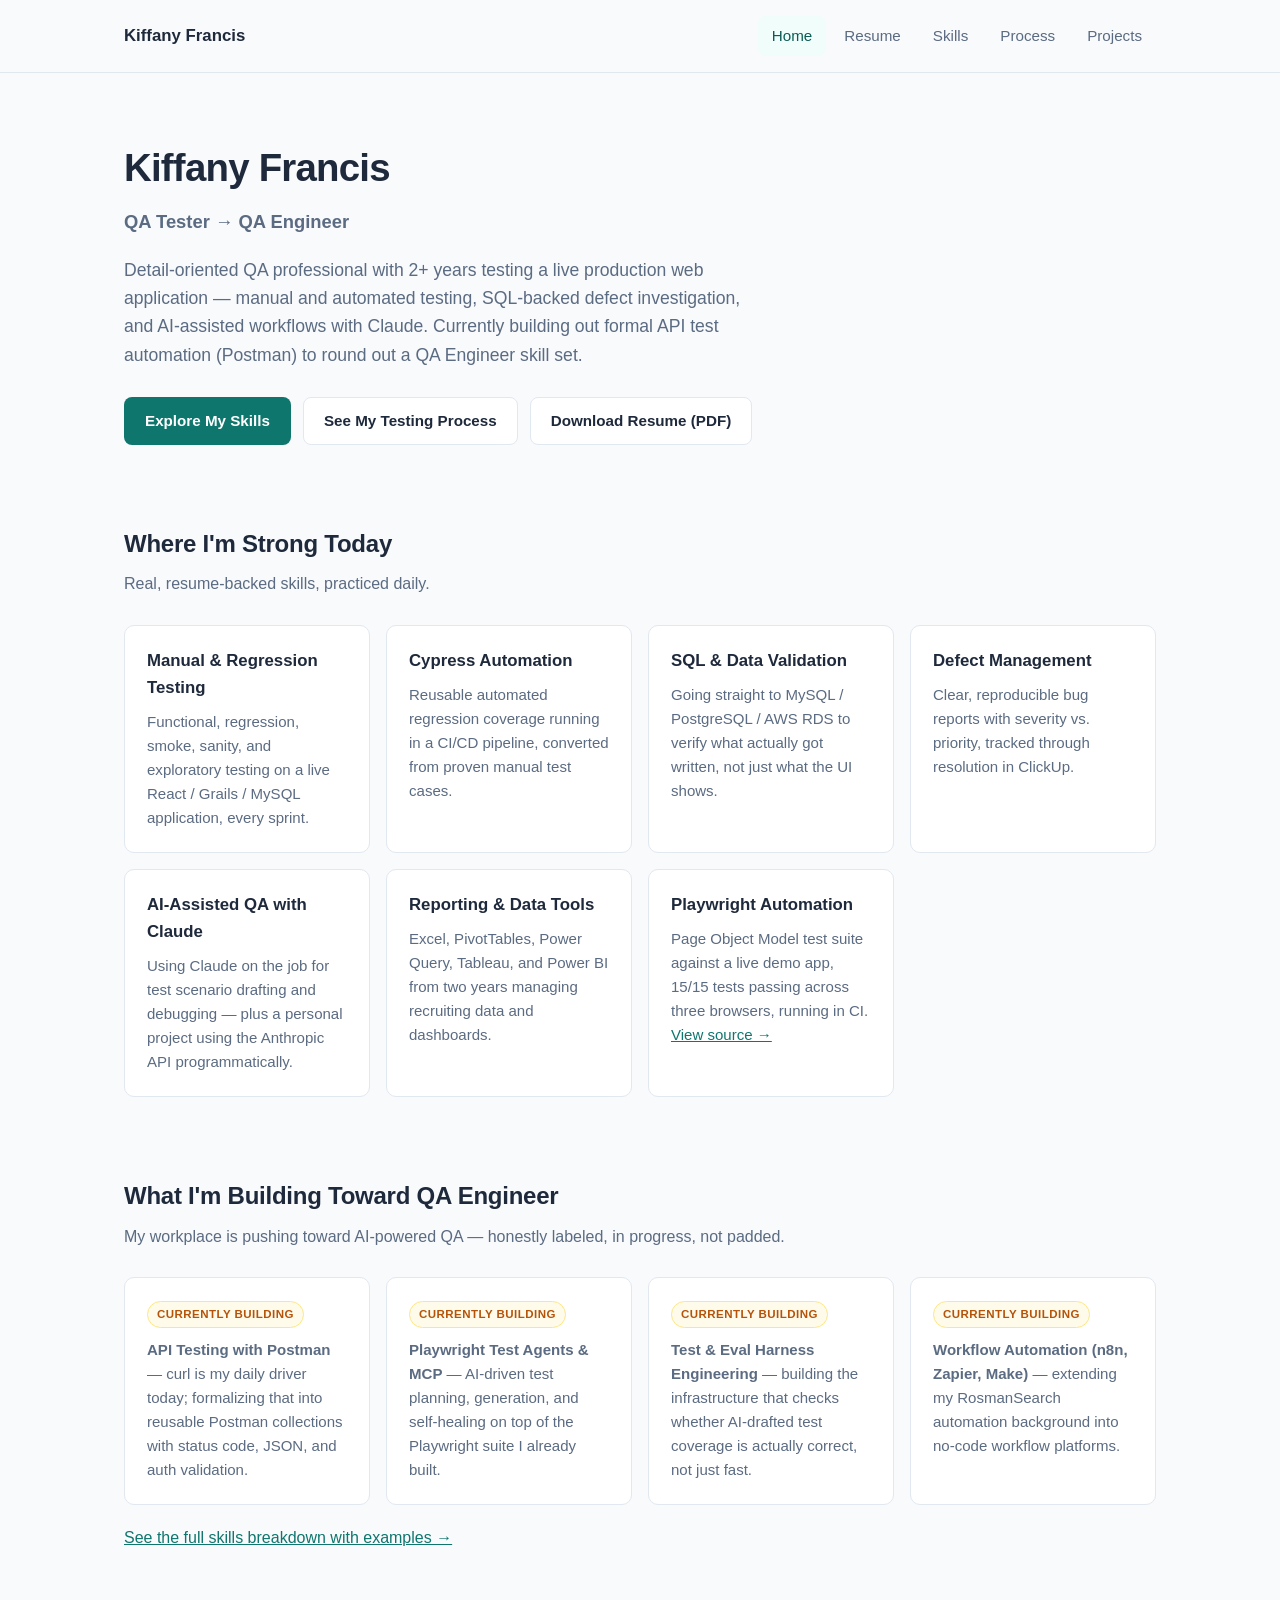
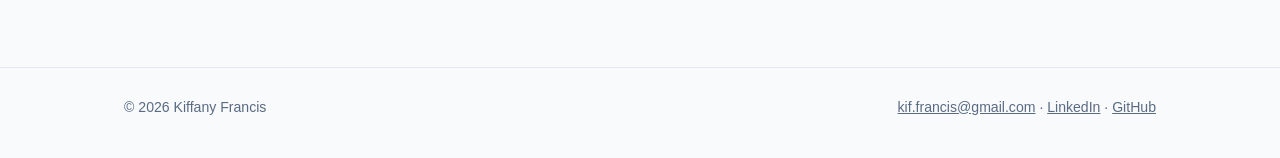
<file: index.html>
<!doctype html>
<html lang="en">
<head>
  <meta charset="UTF-8" />
  <meta name="viewport" content="width=device-width, initial-scale=1.0" />
  <title>Kiffany Francis — QA Tester &amp; QA Engineer in Progress</title>
  <meta name="description" content="QA portfolio for Kiffany Francis — manual and automated testing, SQL validation, API testing, and AI-assisted QA workflows." />
  <link rel="stylesheet" href="assets/css/style.css" />
</head>
<body data-page="home">
  <header class="site-header">
    <div class="nav-inner">
      <a class="brand" href="index.html">Kiffany Francis</a>
      <button class="nav-toggle" type="button" aria-label="Toggle navigation">&#9776;</button>
      <nav class="site-nav">
        <ul>
          <li><a href="index.html" data-page="home">Home</a></li>
          <li><a href="resume.html" data-page="resume">Resume</a></li>
          <li><a href="skills.html" data-page="skills">Skills</a></li>
          <li><a href="process.html" data-page="process">Process</a></li>
          <li><a href="projects.html" data-page="projects">Projects</a></li>
        </ul>
      </nav>
    </div>
  </header>

  <main class="wrap">
    <section class="hero">
      <h1>Kiffany Francis</h1>
      <p class="role-arrow">QA Tester &rarr; QA Engineer</p>
      <p class="lede">
        Detail-oriented QA professional with 2+ years testing a live production web application —
        manual and automated testing, SQL-backed defect investigation, and AI-assisted workflows
        with Claude. Currently building out formal API test automation (Postman) to round out a
        QA Engineer skill set.
      </p>
      <div class="cta-row">
        <a class="btn btn-primary" href="skills.html">Explore My Skills</a>
        <a class="btn btn-secondary" href="process.html">See My Testing Process</a>
        <a class="btn btn-secondary" href="assets/resume/Kiffany-Francis-QA-Resume.pdf">Download Resume (PDF)</a>
      </div>
    </section>

    <section>
      <h2 class="section-title">Where I'm Strong Today</h2>
      <p class="section-blurb">Real, resume-backed skills, practiced daily.</p>
      <div class="highlight-grid">
        <div class="highlight-card">
          <h3>Manual &amp; Regression Testing</h3>
          <p>Functional, regression, smoke, sanity, and exploratory testing on a live React / Grails / MySQL application, every sprint.</p>
        </div>
        <div class="highlight-card">
          <h3>Cypress Automation</h3>
          <p>Reusable automated regression coverage running in a CI/CD pipeline, converted from proven manual test cases.</p>
        </div>
        <div class="highlight-card">
          <h3>SQL &amp; Data Validation</h3>
          <p>Going straight to MySQL / PostgreSQL / AWS RDS to verify what actually got written, not just what the UI shows.</p>
        </div>
        <div class="highlight-card">
          <h3>Defect Management</h3>
          <p>Clear, reproducible bug reports with severity vs. priority, tracked through resolution in ClickUp.</p>
        </div>
        <div class="highlight-card">
          <h3>AI-Assisted QA with Claude</h3>
          <p>Using Claude on the job for test scenario drafting and debugging — plus a personal project using the Anthropic API programmatically.</p>
        </div>
        <div class="highlight-card">
          <h3>Reporting &amp; Data Tools</h3>
          <p>Excel, PivotTables, Power Query, Tableau, and Power BI from two years managing recruiting data and dashboards.</p>
        </div>
        <div class="highlight-card">
          <h3>Playwright Automation</h3>
          <p>Page Object Model test suite against a live demo app, 15/15 tests passing across three browsers, running in CI. <a href="https://github.com/kifzig/playwright-learning">View source &rarr;</a></p>
        </div>
      </div>
    </section>

    <section>
      <h2 class="section-title">What I'm Building Toward QA Engineer</h2>
      <p class="section-blurb">My workplace is pushing toward AI-powered QA — honestly labeled, in progress, not padded.</p>
      <div class="highlight-grid">
        <div class="highlight-card">
          <h3><span class="badge badge-building">Currently Building</span></h3>
          <p style="margin-top:10px"><strong>API Testing with Postman</strong> — curl is my daily driver today; formalizing that into reusable Postman collections with status code, JSON, and auth validation.</p>
        </div>
        <div class="highlight-card">
          <h3><span class="badge badge-building">Currently Building</span></h3>
          <p style="margin-top:10px"><strong>Playwright Test Agents &amp; MCP</strong> — AI-driven test planning, generation, and self-healing on top of the Playwright suite I already built.</p>
        </div>
        <div class="highlight-card">
          <h3><span class="badge badge-building">Currently Building</span></h3>
          <p style="margin-top:10px"><strong>Test &amp; Eval Harness Engineering</strong> — building the infrastructure that checks whether AI-drafted test coverage is actually correct, not just fast.</p>
        </div>
        <div class="highlight-card">
          <h3><span class="badge badge-building">Currently Building</span></h3>
          <p style="margin-top:10px"><strong>Workflow Automation (n8n, Zapier, Make)</strong> — extending my RosmanSearch automation background into no-code workflow platforms.</p>
        </div>
      </div>
      <p style="margin-top:20px"><a href="skills.html">See the full skills breakdown with examples &rarr;</a></p>
    </section>
  </main>

  <footer class="site-footer">
    <div class="wrap">
      <span>&copy; <span id="year"></span> Kiffany Francis</span>
      <span>
        <a href="mailto:kif.francis@gmail.com">kif.francis@gmail.com</a> ·
        <a href="https://www.linkedin.com/in/kiffany-francis">LinkedIn</a> ·
        <a href="https://github.com/kifzig">GitHub</a>
      </span>
    </div>
  </footer>

  <script src="assets/js/main.js"></script>
</body>
</html>
</file>
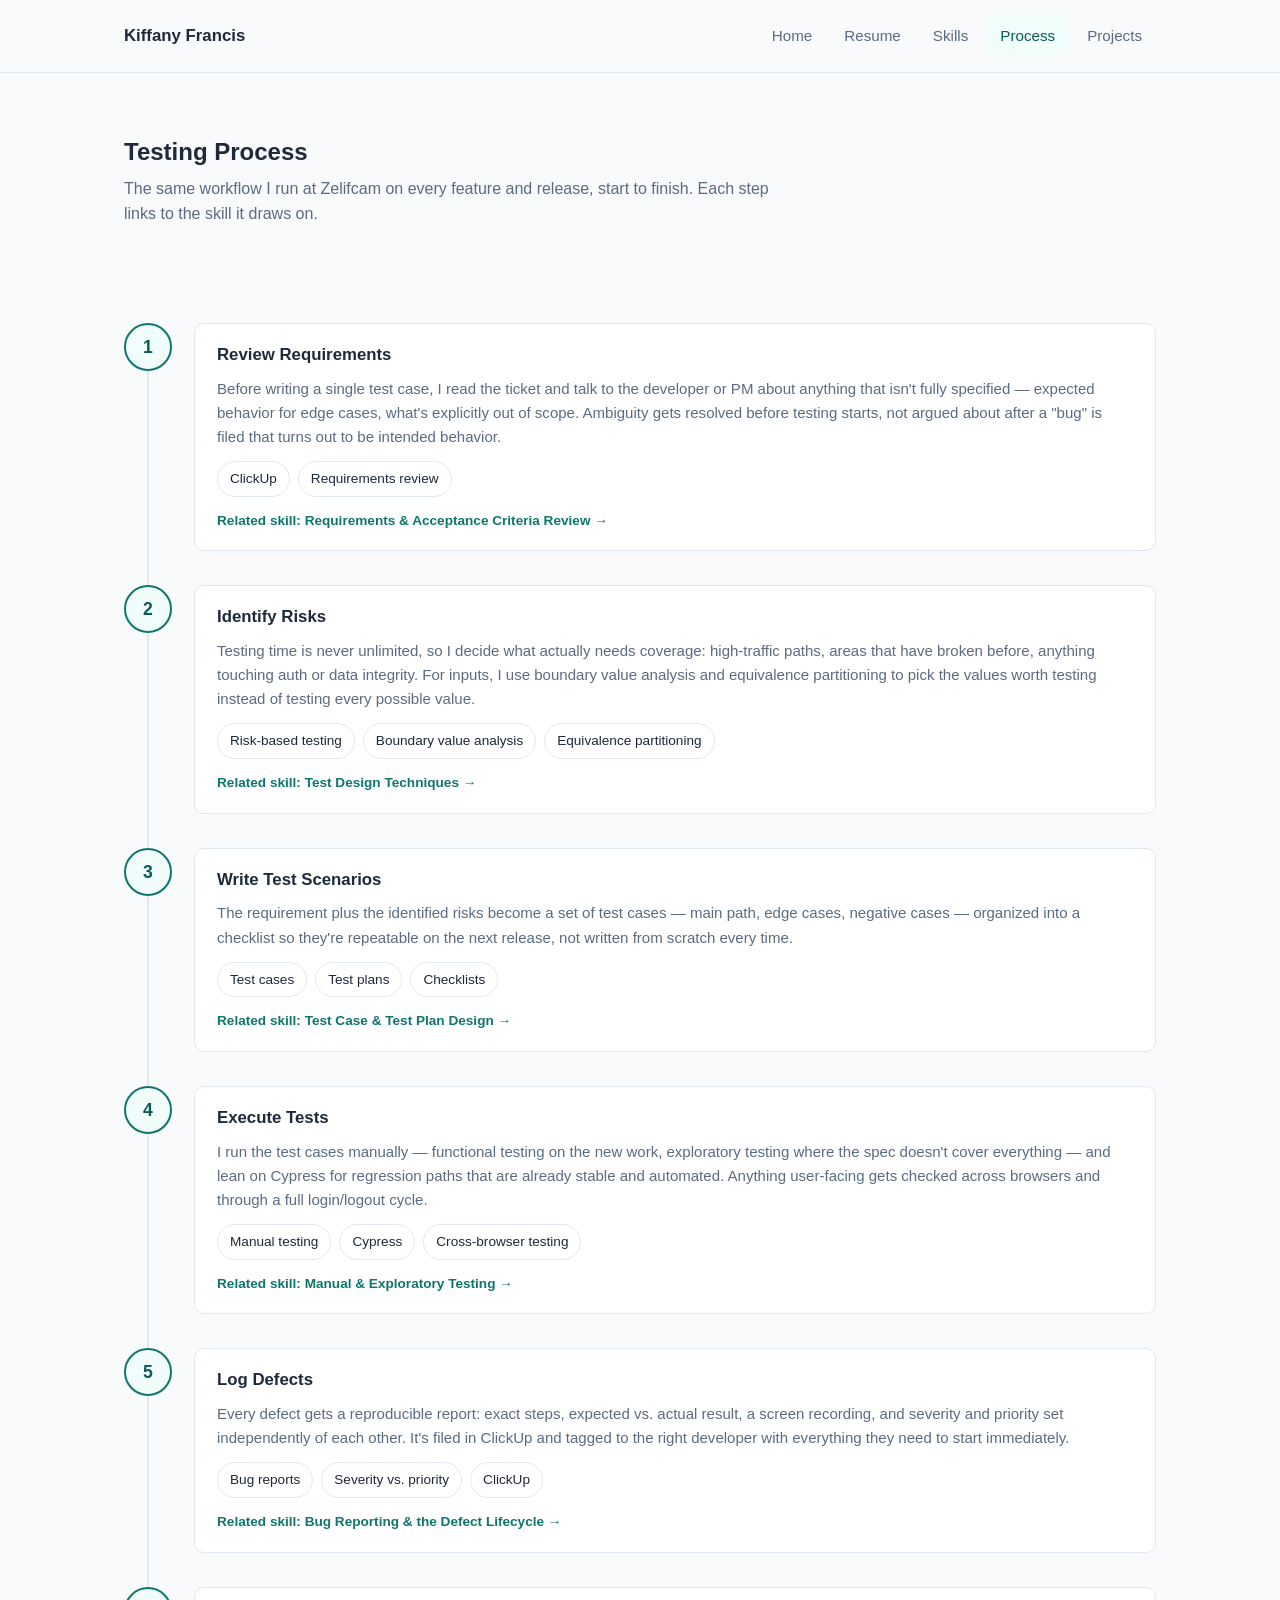
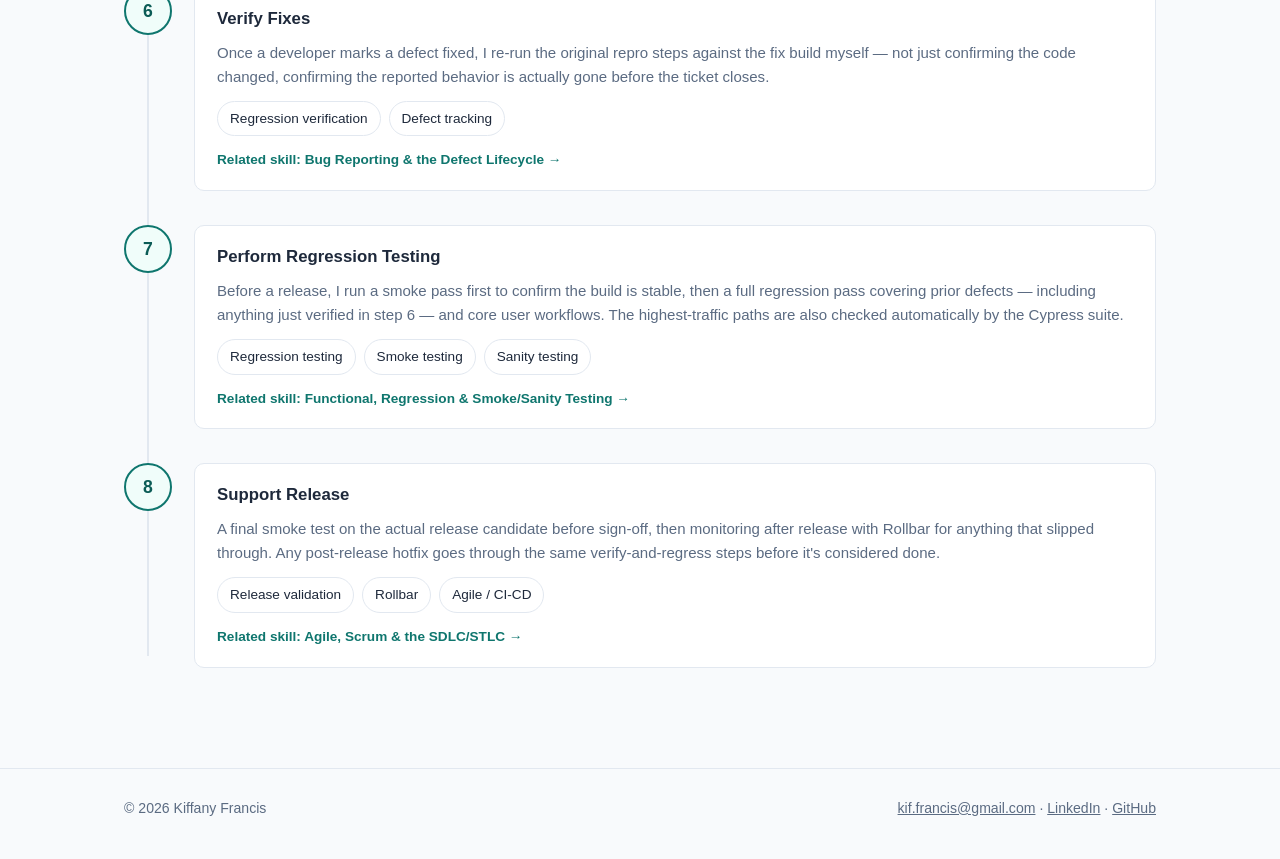
<file: process.html>
<!doctype html>
<html lang="en">
<head>
  <meta charset="UTF-8" />
  <meta name="viewport" content="width=device-width, initial-scale=1.0" />
  <title>Testing Process — Kiffany Francis</title>
  <meta name="description" content="How Kiffany Francis approaches QA from requirements review through release support." />
  <link rel="stylesheet" href="assets/css/style.css" />
</head>
<body data-page="process">
  <header class="site-header">
    <div class="nav-inner">
      <a class="brand" href="index.html">Kiffany Francis</a>
      <button class="nav-toggle" type="button" aria-label="Toggle navigation">&#9776;</button>
      <nav class="site-nav">
        <ul>
          <li><a href="index.html" data-page="home">Home</a></li>
          <li><a href="resume.html" data-page="resume">Resume</a></li>
          <li><a href="skills.html" data-page="skills">Skills</a></li>
          <li><a href="process.html" data-page="process">Process</a></li>
          <li><a href="projects.html" data-page="projects">Projects</a></li>
        </ul>
      </nav>
    </div>
  </header>

  <main class="wrap">
    <section class="tight" style="padding-top:40px;">
      <h1 style="margin-bottom:4px;">Testing Process</h1>
      <p class="section-blurb">
        The same workflow I run at Zelifcam on every feature and release, start to finish.
        Each step links to the skill it draws on.
      </p>
    </section>

    <section>
      <div class="process-timeline">

        <div class="process-step">
          <div class="step-number">1</div>
          <div class="step-content">
            <h3>Review Requirements</h3>
            <p>Before writing a single test case, I read the ticket and talk to the developer or PM about anything that isn't fully specified — expected behavior for edge cases, what's explicitly out of scope. Ambiguity gets resolved before testing starts, not argued about after a "bug" is filed that turns out to be intended behavior.</p>
            <div class="tag-list"><span class="tag">ClickUp</span><span class="tag">Requirements review</span></div>
            <a class="step-link" href="skills.html#business-analysis">Related skill: Requirements &amp; Acceptance Criteria Review &rarr;</a>
          </div>
        </div>

        <div class="process-step">
          <div class="step-number">2</div>
          <div class="step-content">
            <h3>Identify Risks</h3>
            <p>Testing time is never unlimited, so I decide what actually needs coverage: high-traffic paths, areas that have broken before, anything touching auth or data integrity. For inputs, I use boundary value analysis and equivalence partitioning to pick the values worth testing instead of testing every possible value.</p>
            <div class="tag-list"><span class="tag">Risk-based testing</span><span class="tag">Boundary value analysis</span><span class="tag">Equivalence partitioning</span></div>
            <a class="step-link" href="skills.html#test-design">Related skill: Test Design Techniques &rarr;</a>
          </div>
        </div>

        <div class="process-step">
          <div class="step-number">3</div>
          <div class="step-content">
            <h3>Write Test Scenarios</h3>
            <p>The requirement plus the identified risks become a set of test cases — main path, edge cases, negative cases — organized into a checklist so they're repeatable on the next release, not written from scratch every time.</p>
            <div class="tag-list"><span class="tag">Test cases</span><span class="tag">Test plans</span><span class="tag">Checklists</span></div>
            <a class="step-link" href="skills.html#test-design">Related skill: Test Case &amp; Test Plan Design &rarr;</a>
          </div>
        </div>

        <div class="process-step">
          <div class="step-number">4</div>
          <div class="step-content">
            <h3>Execute Tests</h3>
            <p>I run the test cases manually — functional testing on the new work, exploratory testing where the spec doesn't cover everything — and lean on Cypress for regression paths that are already stable and automated. Anything user-facing gets checked across browsers and through a full login/logout cycle.</p>
            <div class="tag-list"><span class="tag">Manual testing</span><span class="tag">Cypress</span><span class="tag">Cross-browser testing</span></div>
            <a class="step-link" href="skills.html#manual-exploratory">Related skill: Manual &amp; Exploratory Testing &rarr;</a>
          </div>
        </div>

        <div class="process-step">
          <div class="step-number">5</div>
          <div class="step-content">
            <h3>Log Defects</h3>
            <p>Every defect gets a reproducible report: exact steps, expected vs. actual result, a screen recording, and severity and priority set independently of each other. It's filed in ClickUp and tagged to the right developer with everything they need to start immediately.</p>
            <div class="tag-list"><span class="tag">Bug reports</span><span class="tag">Severity vs. priority</span><span class="tag">ClickUp</span></div>
            <a class="step-link" href="skills.html#defect-management">Related skill: Bug Reporting &amp; the Defect Lifecycle &rarr;</a>
          </div>
        </div>

        <div class="process-step">
          <div class="step-number">6</div>
          <div class="step-content">
            <h3>Verify Fixes</h3>
            <p>Once a developer marks a defect fixed, I re-run the original repro steps against the fix build myself — not just confirming the code changed, confirming the reported behavior is actually gone before the ticket closes.</p>
            <div class="tag-list"><span class="tag">Regression verification</span><span class="tag">Defect tracking</span></div>
            <a class="step-link" href="skills.html#defect-management">Related skill: Bug Reporting &amp; the Defect Lifecycle &rarr;</a>
          </div>
        </div>

        <div class="process-step">
          <div class="step-number">7</div>
          <div class="step-content">
            <h3>Perform Regression Testing</h3>
            <p>Before a release, I run a smoke pass first to confirm the build is stable, then a full regression pass covering prior defects — including anything just verified in step 6 — and core user workflows. The highest-traffic paths are also checked automatically by the Cypress suite.</p>
            <div class="tag-list"><span class="tag">Regression testing</span><span class="tag">Smoke testing</span><span class="tag">Sanity testing</span></div>
            <a class="step-link" href="skills.html#manual-exploratory">Related skill: Functional, Regression &amp; Smoke/Sanity Testing &rarr;</a>
          </div>
        </div>

        <div class="process-step">
          <div class="step-number">8</div>
          <div class="step-content">
            <h3>Support Release</h3>
            <p>A final smoke test on the actual release candidate before sign-off, then monitoring after release with Rollbar for anything that slipped through. Any post-release hotfix goes through the same verify-and-regress steps before it's considered done.</p>
            <div class="tag-list"><span class="tag">Release validation</span><span class="tag">Rollbar</span><span class="tag">Agile / CI-CD</span></div>
            <a class="step-link" href="skills.html#sdlc">Related skill: Agile, Scrum &amp; the SDLC/STLC &rarr;</a>
          </div>
        </div>

      </div>
    </section>
  </main>

  <footer class="site-footer">
    <div class="wrap">
      <span>&copy; <span id="year"></span> Kiffany Francis</span>
      <span>
        <a href="mailto:kif.francis@gmail.com">kif.francis@gmail.com</a> ·
        <a href="https://www.linkedin.com/in/kiffany-francis">LinkedIn</a> ·
        <a href="https://github.com/kifzig">GitHub</a>
      </span>
    </div>
  </footer>

  <script src="assets/js/main.js"></script>
</body>
</html>
</file>
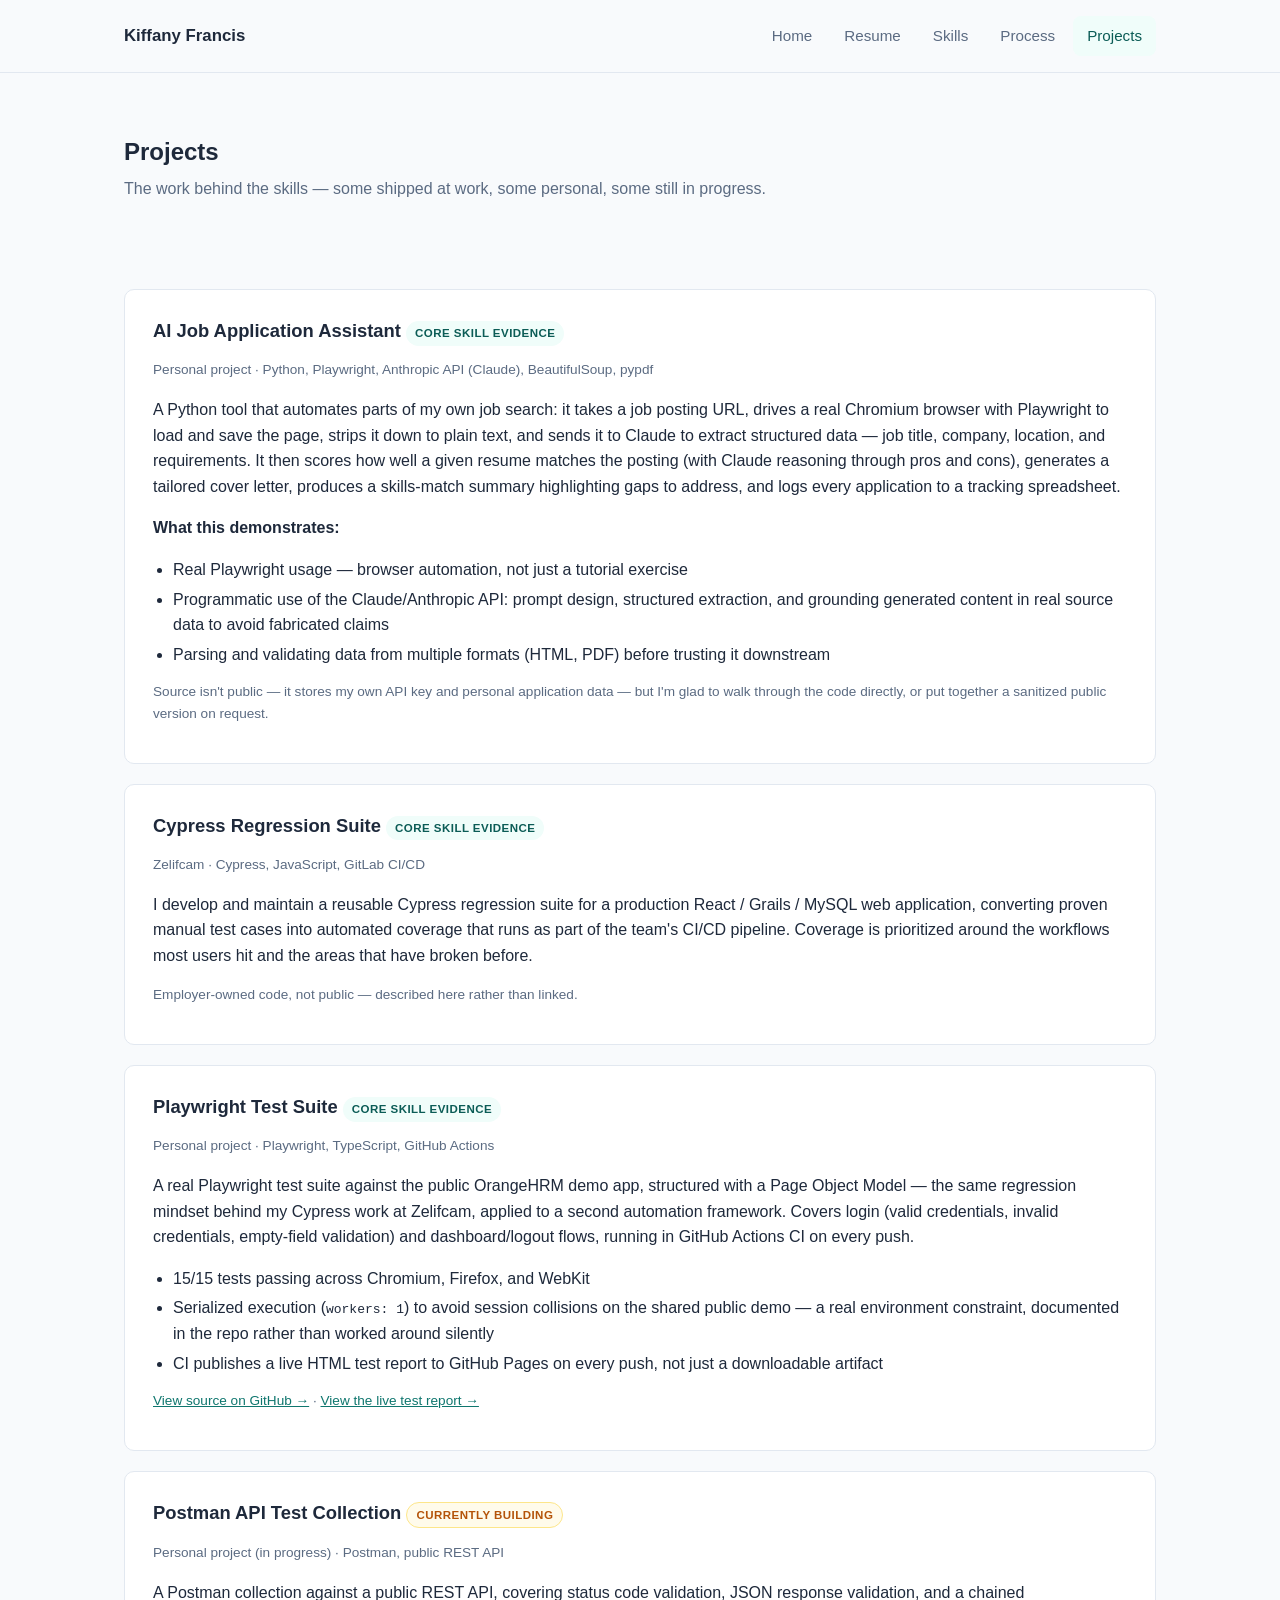
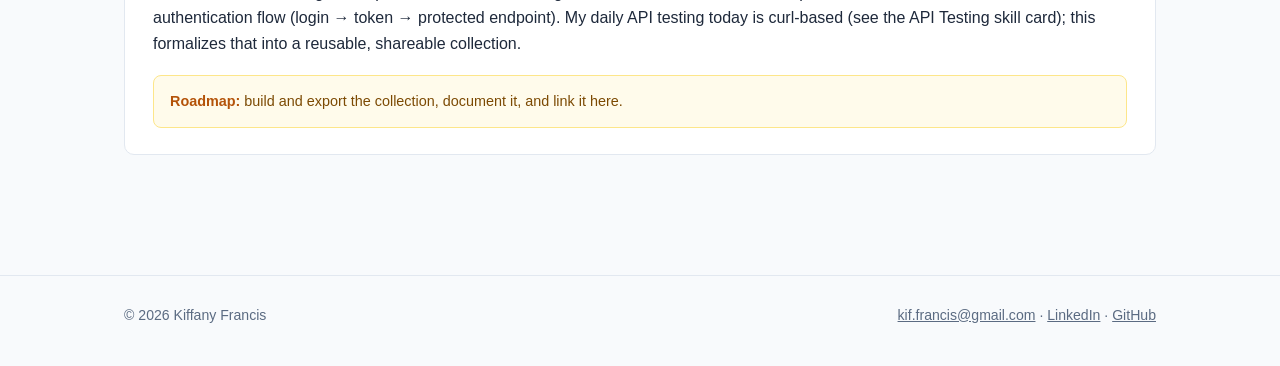
<file: projects.html>
<!doctype html>
<html lang="en">
<head>
  <meta charset="UTF-8" />
  <meta name="viewport" content="width=device-width, initial-scale=1.0" />
  <title>Projects — Kiffany Francis</title>
  <meta name="description" content="Case studies and evidence projects behind the QA skills." />
  <link rel="stylesheet" href="assets/css/style.css" />
</head>
<body data-page="projects">
  <header class="site-header">
    <div class="nav-inner">
      <a class="brand" href="index.html">Kiffany Francis</a>
      <button class="nav-toggle" type="button" aria-label="Toggle navigation">&#9776;</button>
      <nav class="site-nav">
        <ul>
          <li><a href="index.html" data-page="home">Home</a></li>
          <li><a href="resume.html" data-page="resume">Resume</a></li>
          <li><a href="skills.html" data-page="skills">Skills</a></li>
          <li><a href="process.html" data-page="process">Process</a></li>
          <li><a href="projects.html" data-page="projects">Projects</a></li>
        </ul>
      </nav>
    </div>
  </header>

  <main class="wrap">
    <section class="tight" style="padding-top:40px;">
      <h1 style="margin-bottom:4px;">Projects</h1>
      <p class="section-blurb">The work behind the skills — some shipped at work, some personal, some still in progress.</p>
    </section>

    <section>
      <div class="project-card">
        <h3>AI Job Application Assistant <span class="badge badge-core">Core Skill Evidence</span></h3>
        <p class="project-meta">Personal project &middot; Python, Playwright, Anthropic API (Claude), BeautifulSoup, pypdf</p>
        <p>
          A Python tool that automates parts of my own job search: it takes a job posting URL, drives a real
          Chromium browser with Playwright to load and save the page, strips it down to plain text, and sends
          it to Claude to extract structured data — job title, company, location, and requirements. It then
          scores how well a given resume matches the posting (with Claude reasoning through pros and cons),
          generates a tailored cover letter, produces a skills-match summary highlighting gaps to address, and
          logs every application to a tracking spreadsheet.
        </p>
        <p><strong>What this demonstrates:</strong></p>
        <ul>
          <li>Real Playwright usage — browser automation, not just a tutorial exercise</li>
          <li>Programmatic use of the Claude/Anthropic API: prompt design, structured extraction, and grounding
            generated content in real source data to avoid fabricated claims</li>
          <li>Parsing and validating data from multiple formats (HTML, PDF) before trusting it downstream</li>
        </ul>
        <p class="project-meta" style="margin-top:14px;">
          Source isn't public — it stores my own API key and personal application data — but I'm glad to walk
          through the code directly, or put together a sanitized public version on request.
        </p>
      </div>

      <div class="project-card">
        <h3>Cypress Regression Suite <span class="badge badge-core">Core Skill Evidence</span></h3>
        <p class="project-meta">Zelifcam &middot; Cypress, JavaScript, GitLab CI/CD</p>
        <p>
          I develop and maintain a reusable Cypress regression suite for a production React / Grails / MySQL
          web application, converting proven manual test cases into automated coverage that runs as part of
          the team's CI/CD pipeline. Coverage is prioritized around the workflows most users hit and the areas
          that have broken before.
        </p>
        <p class="project-meta" style="margin-top:14px;">Employer-owned code, not public — described here rather than linked.</p>
      </div>

      <div class="project-card">
        <h3>Playwright Test Suite <span class="badge badge-core">Core Skill Evidence</span></h3>
        <p class="project-meta">Personal project &middot; Playwright, TypeScript, GitHub Actions</p>
        <p>
          A real Playwright test suite against the public OrangeHRM demo app, structured with a Page Object
          Model — the same regression mindset behind my Cypress work at Zelifcam, applied to a second
          automation framework. Covers login (valid credentials, invalid credentials, empty-field validation)
          and dashboard/logout flows, running in GitHub Actions CI on every push.
        </p>
        <ul>
          <li>15/15 tests passing across Chromium, Firefox, and WebKit</li>
          <li>Serialized execution (<code>workers: 1</code>) to avoid session collisions on the shared public demo — a real environment constraint, documented in the repo rather than worked around silently</li>
          <li>CI publishes a live HTML test report to GitHub Pages on every push, not just a downloadable artifact</li>
        </ul>
        <p class="project-meta" style="margin-top:14px;">
          <a href="https://github.com/kifzig/playwright-learning">View source on GitHub &rarr;</a>
          &middot;
          <a href="https://kifzig.github.io/playwright-learning/">View the live test report &rarr;</a>
        </p>
      </div>

      <div class="project-card">
        <h3>Postman API Test Collection <span class="badge badge-building">Currently Building</span></h3>
        <p class="project-meta">Personal project (in progress) &middot; Postman, public REST API</p>
        <p>
          A Postman collection against a public REST API, covering status code validation, JSON response
          validation, and a chained authentication flow (login &rarr; token &rarr; protected endpoint). My daily
          API testing today is curl-based (see the API Testing skill card); this formalizes that into a
          reusable, shareable collection.
        </p>
        <div class="roadmap-note"><strong>Roadmap:</strong> build and export the collection, document it, and link it here.</div>
      </div>
    </section>
  </main>

  <footer class="site-footer">
    <div class="wrap">
      <span>&copy; <span id="year"></span> Kiffany Francis</span>
      <span>
        <a href="mailto:kif.francis@gmail.com">kif.francis@gmail.com</a> ·
        <a href="https://www.linkedin.com/in/kiffany-francis">LinkedIn</a> ·
        <a href="https://github.com/kifzig">GitHub</a>
      </span>
    </div>
  </footer>

  <script src="assets/js/main.js"></script>
</body>
</html>
</file>
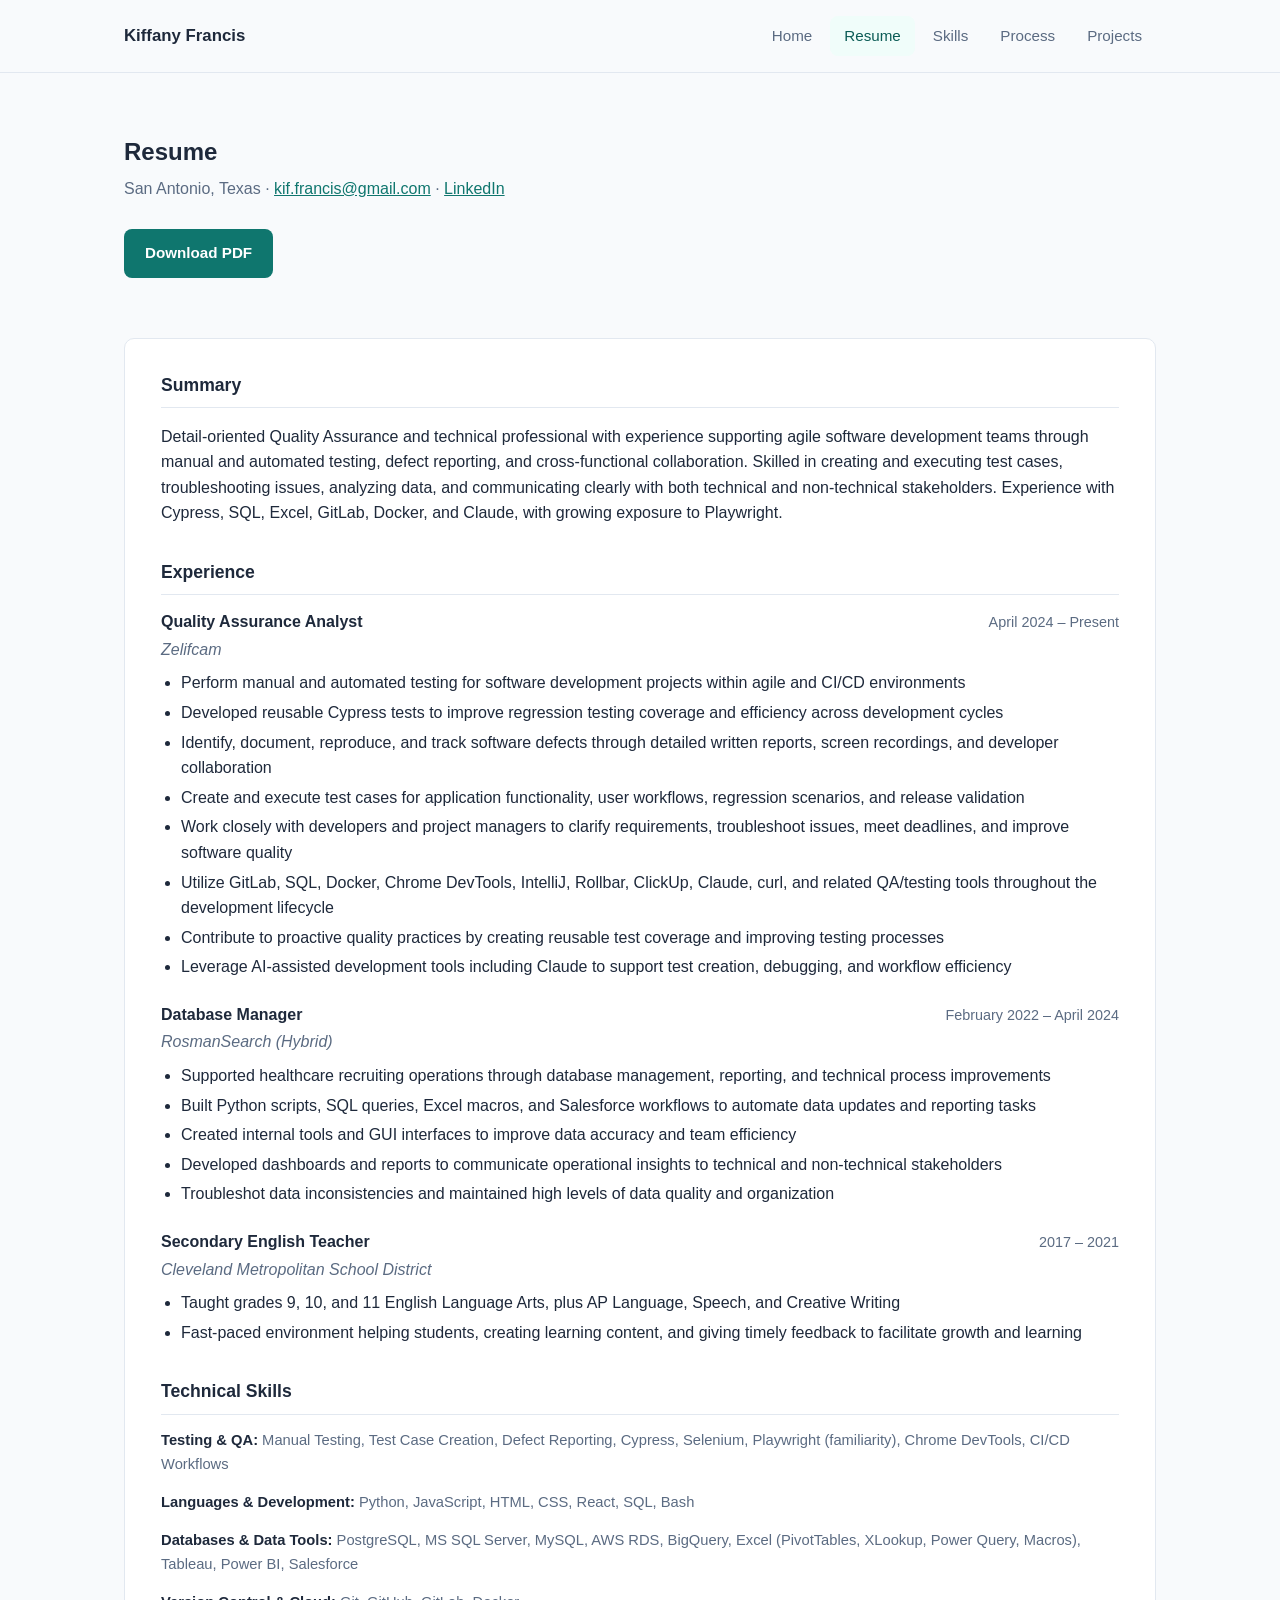
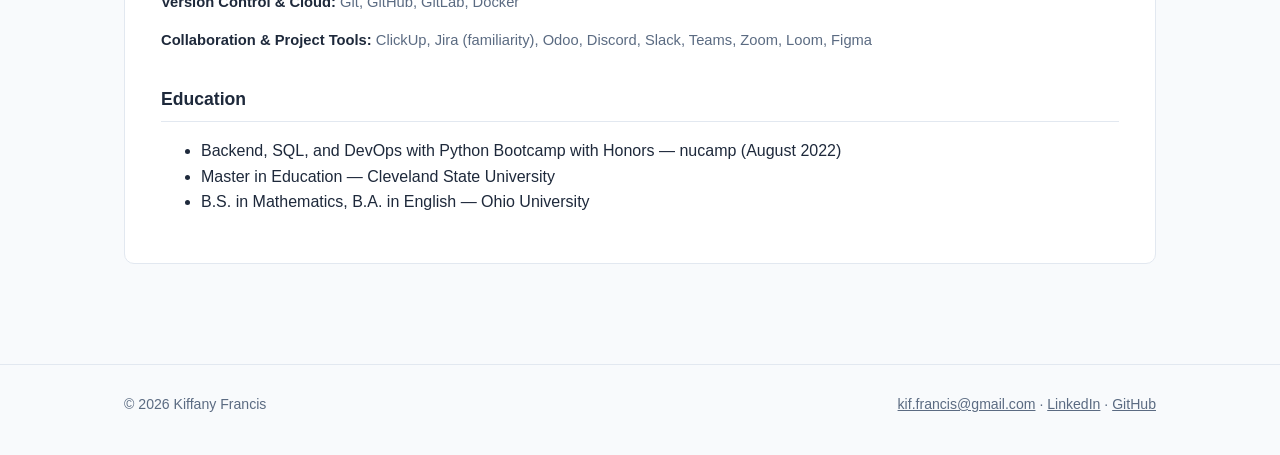
<file: resume.html>
<!doctype html>
<html lang="en">
<head>
  <meta charset="UTF-8" />
  <meta name="viewport" content="width=device-width, initial-scale=1.0" />
  <title>Resume — Kiffany Francis</title>
  <meta name="description" content="Resume for Kiffany Francis, QA professional." />
  <link rel="stylesheet" href="assets/css/style.css" />
</head>
<body data-page="resume">
  <header class="site-header">
    <div class="nav-inner">
      <a class="brand" href="index.html">Kiffany Francis</a>
      <button class="nav-toggle" type="button" aria-label="Toggle navigation">&#9776;</button>
      <nav class="site-nav">
        <ul>
          <li><a href="index.html" data-page="home">Home</a></li>
          <li><a href="resume.html" data-page="resume">Resume</a></li>
          <li><a href="skills.html" data-page="skills">Skills</a></li>
          <li><a href="process.html" data-page="process">Process</a></li>
          <li><a href="projects.html" data-page="projects">Projects</a></li>
        </ul>
      </nav>
    </div>
  </header>

  <main class="wrap">
    <section class="tight" style="padding-top:40px;">
      <h1 style="margin-bottom:4px;">Resume</h1>
      <p class="section-blurb">San Antonio, Texas &middot; <a href="mailto:kif.francis@gmail.com">kif.francis@gmail.com</a> &middot; <a href="https://www.linkedin.com/in/kiffany-francis">LinkedIn</a></p>
      <a class="btn btn-primary" href="assets/resume/Kiffany-Francis-QA-Resume.pdf">Download PDF</a>
    </section>

    <section>
      <div class="resume-block">
        <h2>Summary</h2>
        <p>
          Detail-oriented Quality Assurance and technical professional with experience supporting agile
          software development teams through manual and automated testing, defect reporting, and
          cross-functional collaboration. Skilled in creating and executing test cases, troubleshooting
          issues, analyzing data, and communicating clearly with both technical and non-technical
          stakeholders. Experience with Cypress, SQL, Excel, GitLab, Docker, and Claude, with growing
          exposure to Playwright.
        </p>

        <h2>Experience</h2>

        <div class="job">
          <div class="job-head">
            <span class="job-title">Quality Assurance Analyst</span>
            <span class="job-dates">April 2024 – Present</span>
          </div>
          <div class="job-company">Zelifcam</div>
          <ul>
            <li>Perform manual and automated testing for software development projects within agile and CI/CD environments</li>
            <li>Developed reusable Cypress tests to improve regression testing coverage and efficiency across development cycles</li>
            <li>Identify, document, reproduce, and track software defects through detailed written reports, screen recordings, and developer collaboration</li>
            <li>Create and execute test cases for application functionality, user workflows, regression scenarios, and release validation</li>
            <li>Work closely with developers and project managers to clarify requirements, troubleshoot issues, meet deadlines, and improve software quality</li>
            <li>Utilize GitLab, SQL, Docker, Chrome DevTools, IntelliJ, Rollbar, ClickUp, Claude, curl, and related QA/testing tools throughout the development lifecycle</li>
            <li>Contribute to proactive quality practices by creating reusable test coverage and improving testing processes</li>
            <li>Leverage AI-assisted development tools including Claude to support test creation, debugging, and workflow efficiency</li>
          </ul>
        </div>

        <div class="job">
          <div class="job-head">
            <span class="job-title">Database Manager</span>
            <span class="job-dates">February 2022 – April 2024</span>
          </div>
          <div class="job-company">RosmanSearch (Hybrid)</div>
          <ul>
            <li>Supported healthcare recruiting operations through database management, reporting, and technical process improvements</li>
            <li>Built Python scripts, SQL queries, Excel macros, and Salesforce workflows to automate data updates and reporting tasks</li>
            <li>Created internal tools and GUI interfaces to improve data accuracy and team efficiency</li>
            <li>Developed dashboards and reports to communicate operational insights to technical and non-technical stakeholders</li>
            <li>Troubleshot data inconsistencies and maintained high levels of data quality and organization</li>
          </ul>
        </div>

        <div class="job">
          <div class="job-head">
            <span class="job-title">Secondary English Teacher</span>
            <span class="job-dates">2017 – 2021</span>
          </div>
          <div class="job-company">Cleveland Metropolitan School District</div>
          <ul>
            <li>Taught grades 9, 10, and 11 English Language Arts, plus AP Language, Speech, and Creative Writing</li>
            <li>Fast-paced environment helping students, creating learning content, and giving timely feedback to facilitate growth and learning</li>
          </ul>
        </div>

        <h2>Technical Skills</h2>
        <p class="skills-line"><strong>Testing &amp; QA:</strong> Manual Testing, Test Case Creation, Defect Reporting, Cypress, Selenium, Playwright (familiarity), Chrome DevTools, CI/CD Workflows</p>
        <p class="skills-line"><strong>Languages &amp; Development:</strong> Python, JavaScript, HTML, CSS, React, SQL, Bash</p>
        <p class="skills-line"><strong>Databases &amp; Data Tools:</strong> PostgreSQL, MS SQL Server, MySQL, AWS RDS, BigQuery, Excel (PivotTables, XLookup, Power Query, Macros), Tableau, Power BI, Salesforce</p>
        <p class="skills-line"><strong>Version Control &amp; Cloud:</strong> Git, GitHub, GitLab, Docker</p>
        <p class="skills-line"><strong>Collaboration &amp; Project Tools:</strong> ClickUp, Jira (familiarity), Odoo, Discord, Slack, Teams, Zoom, Loom, Figma</p>

        <h2>Education</h2>
        <ul>
          <li>Backend, SQL, and DevOps with Python Bootcamp with Honors — nucamp (August 2022)</li>
          <li>Master in Education — Cleveland State University</li>
          <li>B.S. in Mathematics, B.A. in English — Ohio University</li>
        </ul>
      </div>
    </section>
  </main>

  <footer class="site-footer">
    <div class="wrap">
      <span>&copy; <span id="year"></span> Kiffany Francis</span>
      <span>
        <a href="mailto:kif.francis@gmail.com">kif.francis@gmail.com</a> ·
        <a href="https://www.linkedin.com/in/kiffany-francis">LinkedIn</a> ·
        <a href="https://github.com/kifzig">GitHub</a>
      </span>
    </div>
  </footer>

  <script src="assets/js/main.js"></script>
</body>
</html>
</file>
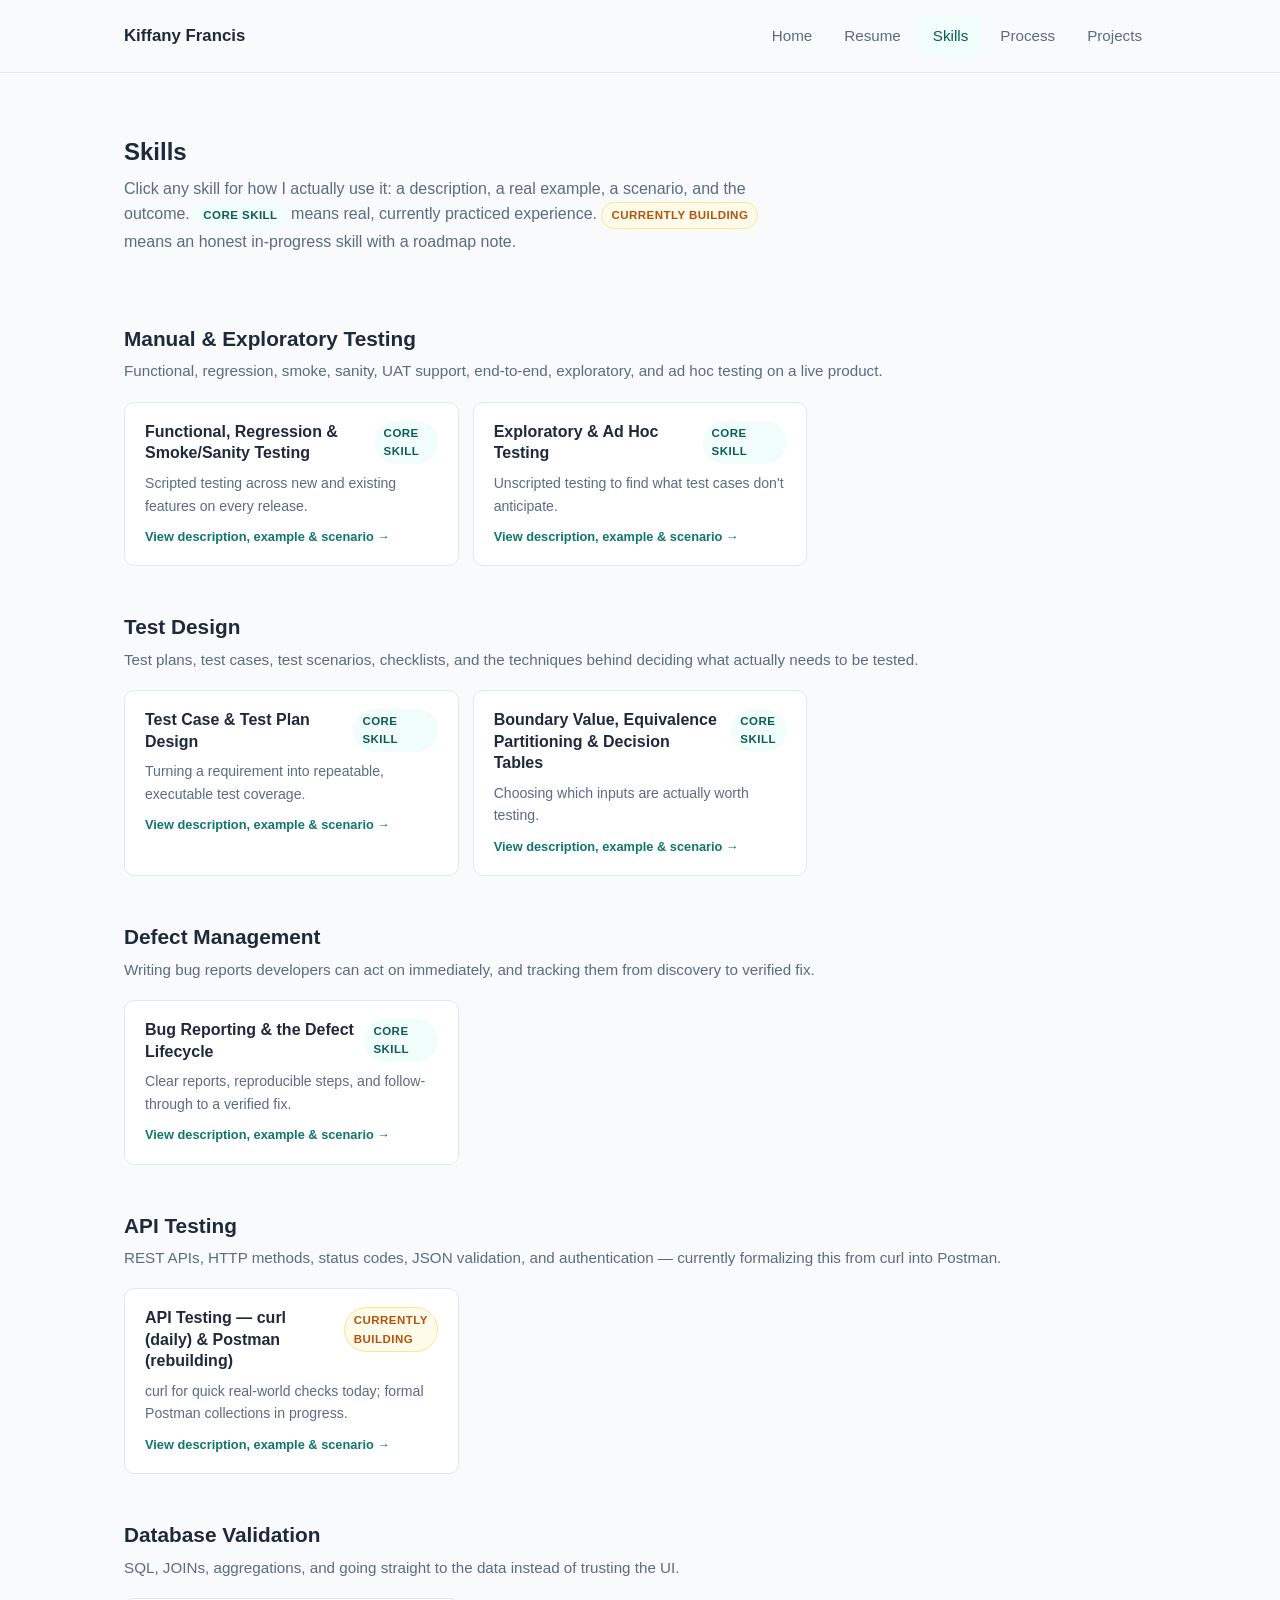
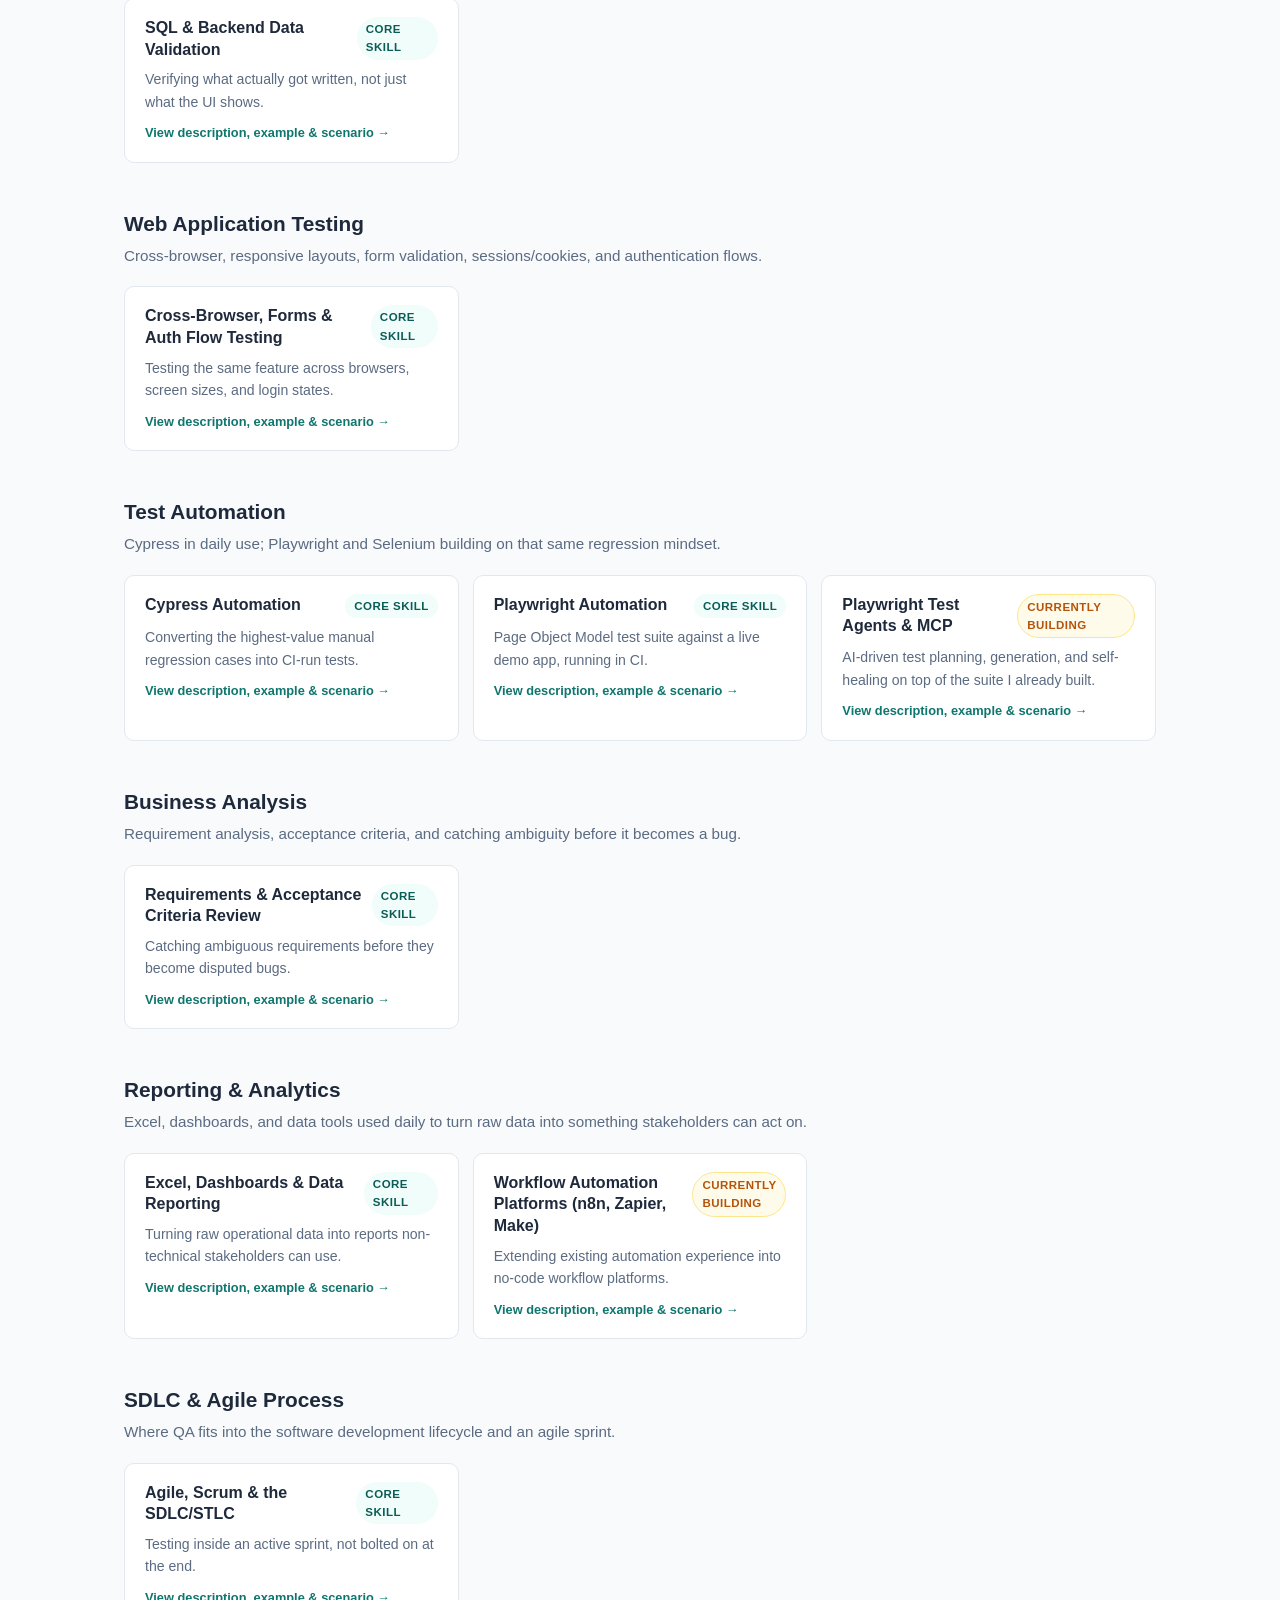
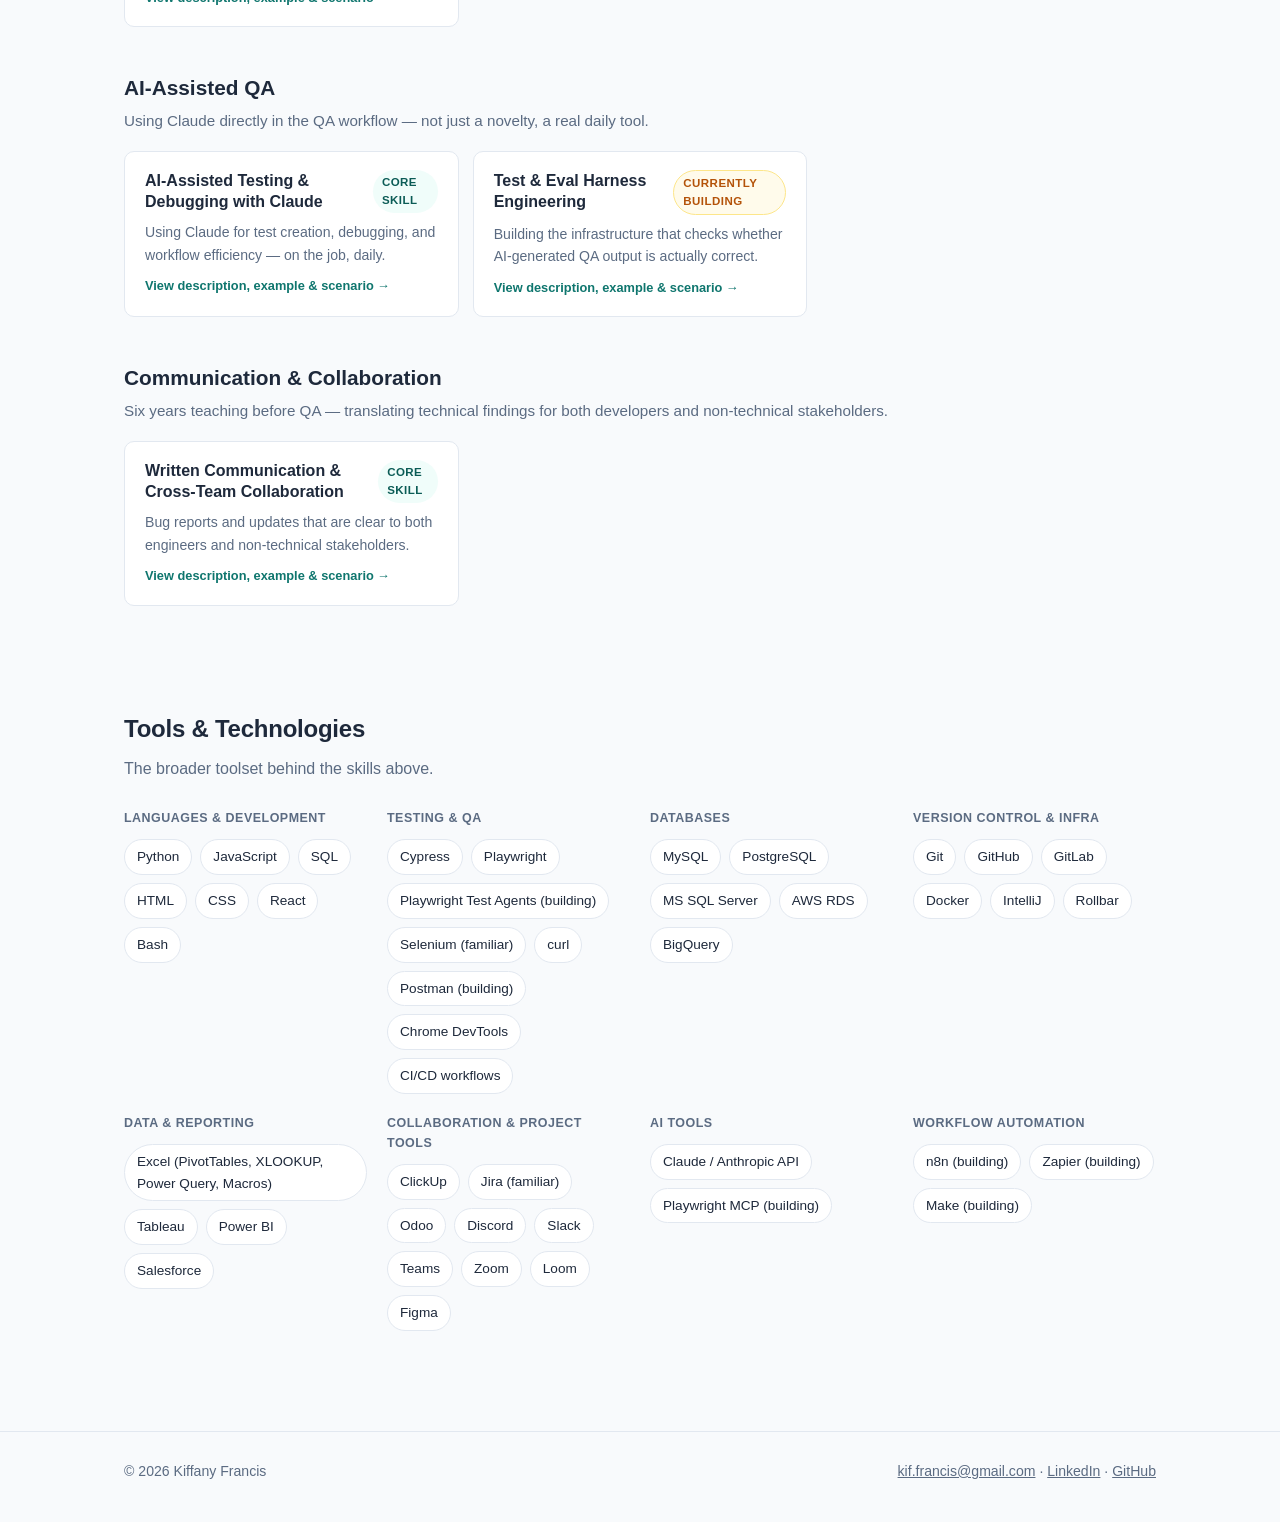
<file: skills.html>
<!doctype html>
<html lang="en">
<head>
  <meta charset="UTF-8" />
  <meta name="viewport" content="width=device-width, initial-scale=1.0" />
  <title>Skills — Kiffany Francis</title>
  <meta name="description" content="Clickable QA skill breakdown: description, example, real-world scenario, and outcome for each skill." />
  <link rel="stylesheet" href="assets/css/style.css" />
</head>
<body data-page="skills">
  <header class="site-header">
    <div class="nav-inner">
      <a class="brand" href="index.html">Kiffany Francis</a>
      <button class="nav-toggle" type="button" aria-label="Toggle navigation">&#9776;</button>
      <nav class="site-nav">
        <ul>
          <li><a href="index.html" data-page="home">Home</a></li>
          <li><a href="resume.html" data-page="resume">Resume</a></li>
          <li><a href="skills.html" data-page="skills">Skills</a></li>
          <li><a href="process.html" data-page="process">Process</a></li>
          <li><a href="projects.html" data-page="projects">Projects</a></li>
        </ul>
      </nav>
    </div>
  </header>

  <main class="wrap">
    <section class="tight" style="padding-top:40px;">
      <h1 style="margin-bottom:4px;">Skills</h1>
      <p class="section-blurb">
        Click any skill for how I actually use it: a description, a real example, a scenario, and the outcome.
        <span class="badge badge-core">Core Skill</span> means real, currently practiced experience.
        <span class="badge badge-building">Currently Building</span> means an honest in-progress skill with a roadmap note.
      </p>
    </section>

    <section class="tight">
      <div id="skills-container"></div>
    </section>

    <section>
      <h2 class="section-title">Tools &amp; Technologies</h2>
      <p class="section-blurb">The broader toolset behind the skills above.</p>
      <div class="tools-grid" id="tools-container"></div>
    </section>
  </main>

  <footer class="site-footer">
    <div class="wrap">
      <span>&copy; <span id="year"></span> Kiffany Francis</span>
      <span>
        <a href="mailto:kif.francis@gmail.com">kif.francis@gmail.com</a> ·
        <a href="https://www.linkedin.com/in/kiffany-francis">LinkedIn</a> ·
        <a href="https://github.com/kifzig">GitHub</a>
      </span>
    </div>
  </footer>

  <script src="assets/js/skills-data.js"></script>
  <script src="assets/js/skills.js"></script>
  <script src="assets/js/main.js"></script>
</body>
</html>
</file>
<file: assets/css/style.css>
:root {
  --bg: #f8fafc;
  --surface: #ffffff;
  --text: #1e293b;
  --text-muted: #5b6b82;
  --border: #e2e8f0;
  --primary: #0f766e;
  --primary-dark: #0b5c56;
  --primary-bg: #f0fdfa;
  --building: #b45309;
  --building-bg: #fffbeb;
  --building-border: #fde68a;
  --radius: 10px;
  --max-width: 1080px;
  --font: -apple-system, BlinkMacSystemFont, "Segoe UI", Roboto, Helvetica, Arial, sans-serif;
  --font-mono: ui-monospace, SFMono-Regular, "SF Mono", Menlo, Consolas, monospace;
}

* { box-sizing: border-box; }

html { scroll-behavior: smooth; }

body {
  margin: 0;
  font-family: var(--font);
  color: var(--text);
  background: var(--bg);
  line-height: 1.6;
  -webkit-font-smoothing: antialiased;
}

a { color: var(--primary); }
a:hover { color: var(--primary-dark); }

.wrap {
  max-width: var(--max-width);
  margin: 0 auto;
  padding: 0 24px;
}

/* Header / nav */
header.site-header {
  position: sticky;
  top: 0;
  z-index: 10;
  background: rgba(248, 250, 252, 0.92);
  backdrop-filter: blur(6px);
  border-bottom: 1px solid var(--border);
}

.nav-inner {
  display: flex;
  align-items: center;
  justify-content: space-between;
  padding: 16px 24px;
  max-width: var(--max-width);
  margin: 0 auto;
}

.brand {
  font-weight: 700;
  font-size: 1.05rem;
  color: var(--text);
  text-decoration: none;
}

nav.site-nav ul {
  list-style: none;
  display: flex;
  gap: 4px;
  margin: 0;
  padding: 0;
}

nav.site-nav a {
  display: inline-block;
  padding: 8px 14px;
  border-radius: 8px;
  text-decoration: none;
  color: var(--text-muted);
  font-weight: 500;
  font-size: 0.95rem;
}

nav.site-nav a:hover { background: var(--primary-bg); color: var(--primary-dark); }
nav.site-nav a.active { color: var(--primary-dark); background: var(--primary-bg); }

.nav-toggle {
  display: none;
  background: none;
  border: 1px solid var(--border);
  border-radius: 8px;
  padding: 6px 10px;
  font-size: 1rem;
  cursor: pointer;
}

/* Hero */
.hero {
  padding: 64px 0 40px;
}

.hero h1 {
  font-size: 2.4rem;
  margin: 0 0 8px;
  letter-spacing: -0.02em;
}

.hero .role-arrow {
  color: var(--text-muted);
  font-weight: 600;
  font-size: 1.15rem;
  margin: 0 0 20px;
}

.hero p.lede {
  font-size: 1.1rem;
  color: var(--text-muted);
  max-width: 640px;
}

.cta-row {
  display: flex;
  gap: 12px;
  margin-top: 28px;
  flex-wrap: wrap;
}

.btn {
  display: inline-block;
  padding: 11px 20px;
  border-radius: 8px;
  text-decoration: none;
  font-weight: 600;
  font-size: 0.95rem;
  border: 1px solid transparent;
  cursor: pointer;
}

.btn-primary { background: var(--primary); color: #fff; }
.btn-primary:hover { background: var(--primary-dark); color: #fff; }

.btn-secondary { background: var(--surface); color: var(--text); border-color: var(--border); }
.btn-secondary:hover { border-color: var(--primary); color: var(--primary-dark); }

/* Sections */
section { padding: 40px 0; }
section.tight { padding: 20px 0; }

h2.section-title {
  font-size: 1.5rem;
  margin: 0 0 8px;
  letter-spacing: -0.01em;
}

p.section-blurb {
  color: var(--text-muted);
  margin: 0 0 28px;
  max-width: 680px;
}

/* Highlight cards on home */
.highlight-grid {
  display: grid;
  grid-template-columns: repeat(auto-fit, minmax(240px, 1fr));
  gap: 16px;
}

.highlight-card {
  background: var(--surface);
  border: 1px solid var(--border);
  border-radius: var(--radius);
  padding: 22px;
}

.highlight-card h3 {
  margin: 0 0 8px;
  font-size: 1.05rem;
}

.highlight-card p {
  margin: 0;
  color: var(--text-muted);
  font-size: 0.94rem;
}

/* Status badges */
.badge {
  display: inline-block;
  font-size: 0.72rem;
  font-weight: 700;
  text-transform: uppercase;
  letter-spacing: 0.04em;
  padding: 3px 9px;
  border-radius: 999px;
}

.badge-core { background: var(--primary-bg); color: var(--primary-dark); }
.badge-building { background: var(--building-bg); color: var(--building); border: 1px solid var(--building-border); }

/* Skills page */
.category-block {
  margin-bottom: 44px;
}

.category-block h2 {
  font-size: 1.3rem;
  margin: 0 0 4px;
}

.category-block .blurb {
  color: var(--text-muted);
  margin: 0 0 18px;
  font-size: 0.95rem;
}

.skill-grid {
  display: grid;
  grid-template-columns: repeat(auto-fill, minmax(280px, 1fr));
  gap: 14px;
}

.skill-card {
  background: var(--surface);
  border: 1px solid var(--border);
  border-radius: var(--radius);
  padding: 18px 20px;
  cursor: pointer;
  transition: border-color 0.15s ease, box-shadow 0.15s ease;
}

.skill-card:hover {
  border-color: var(--primary);
  box-shadow: 0 2px 10px rgba(15, 118, 110, 0.08);
}

.skill-card-head {
  display: flex;
  justify-content: space-between;
  align-items: flex-start;
  gap: 10px;
}

.skill-card h3 {
  margin: 0;
  font-size: 1rem;
  line-height: 1.35;
}

.skill-card .summary {
  color: var(--text-muted);
  font-size: 0.88rem;
  margin: 8px 0 0;
}

.skill-card .expand-hint {
  font-size: 0.8rem;
  color: var(--primary);
  margin-top: 10px;
  font-weight: 600;
}

.skill-detail {
  grid-column: 1 / -1;
  background: var(--surface);
  border: 1px solid var(--primary);
  border-radius: var(--radius);
  padding: 24px 26px;
  animation: fadein 0.15s ease;
}

@keyframes fadein {
  from { opacity: 0; transform: translateY(-4px); }
  to { opacity: 1; transform: translateY(0); }
}

.skill-detail h3 {
  margin: 0 0 4px;
  font-size: 1.15rem;
}

.skill-detail .close-detail {
  float: right;
  background: none;
  border: 1px solid var(--border);
  border-radius: 8px;
  padding: 5px 12px;
  cursor: pointer;
  color: var(--text-muted);
  font-size: 0.85rem;
}

.skill-detail .close-detail:hover { border-color: var(--primary); color: var(--primary-dark); }

.skill-detail dl { margin: 18px 0 0; }
.skill-detail dt {
  font-weight: 700;
  font-size: 0.78rem;
  text-transform: uppercase;
  letter-spacing: 0.04em;
  color: var(--text-muted);
  margin-top: 18px;
}
.skill-detail dt:first-child { margin-top: 0; }
.skill-detail dd { margin: 6px 0 0; }

.skill-detail pre {
  background: #0f172a;
  color: #e2e8f0;
  border-radius: 8px;
  padding: 16px 18px;
  overflow-x: auto;
  font-family: var(--font-mono);
  font-size: 0.85rem;
  line-height: 1.55;
  margin: 6px 0 0;
  white-space: pre-wrap;
  word-break: break-word;
}

.roadmap-note {
  margin-top: 18px;
  padding: 14px 16px;
  background: var(--building-bg);
  border: 1px solid var(--building-border);
  border-radius: 8px;
  font-size: 0.9rem;
  color: #7c4a03;
}

.roadmap-note strong { color: var(--building); }

.skill-link {
  display: inline-block;
  margin-top: 18px;
  margin-right: 20px;
  font-weight: 600;
  font-size: 0.92rem;
}

/* Tools tag page */
.tools-grid {
  display: grid;
  grid-template-columns: repeat(auto-fit, minmax(240px, 1fr));
  gap: 20px;
}

.tools-group h3 {
  font-size: 0.95rem;
  margin: 0 0 10px;
  color: var(--text-muted);
  text-transform: uppercase;
  letter-spacing: 0.04em;
  font-size: 0.78rem;
}

.tag-list { display: flex; flex-wrap: wrap; gap: 8px; }

.tag {
  background: var(--surface);
  border: 1px solid var(--border);
  border-radius: 999px;
  padding: 6px 12px;
  font-size: 0.85rem;
}

/* Resume page */
.resume-block {
  background: var(--surface);
  border: 1px solid var(--border);
  border-radius: var(--radius);
  padding: 32px 36px;
}

.resume-block h2 {
  font-size: 1.1rem;
  border-bottom: 1px solid var(--border);
  padding-bottom: 8px;
  margin: 32px 0 14px;
}
.resume-block h2:first-child { margin-top: 0; }

.job {
  margin-bottom: 22px;
}

.job-head {
  display: flex;
  justify-content: space-between;
  flex-wrap: wrap;
  gap: 4px;
  align-items: baseline;
}

.job-title { font-weight: 700; }
.job-dates { color: var(--text-muted); font-size: 0.9rem; }
.job-company { color: var(--text-muted); font-style: italic; margin: 2px 0 8px; }

.job ul { margin: 0; padding-left: 20px; }
.job li { margin-bottom: 4px; }

.skills-line { color: var(--text-muted); font-size: 0.92rem; }
.skills-line strong { color: var(--text); }

/* Projects page */
.project-card {
  background: var(--surface);
  border: 1px solid var(--border);
  border-radius: var(--radius);
  padding: 26px 28px;
  margin-bottom: 20px;
}

.project-card h3 {
  margin: 0 0 6px;
  font-size: 1.15rem;
}

.project-meta {
  font-size: 0.85rem;
  color: var(--text-muted);
  margin-bottom: 12px;
}

.project-card ul { margin: 10px 0 0; padding-left: 20px; }
.project-card li { margin-bottom: 4px; }

/* Process page */
.process-timeline {
  position: relative;
  margin-top: 8px;
}

.process-timeline::before {
  content: "";
  position: absolute;
  left: 23px;
  top: 12px;
  bottom: 12px;
  width: 2px;
  background: var(--border);
}

.process-step {
  position: relative;
  display: flex;
  gap: 22px;
  padding-bottom: 34px;
}

.process-step:last-child { padding-bottom: 0; }

.step-number {
  flex: 0 0 auto;
  width: 48px;
  height: 48px;
  border-radius: 50%;
  background: var(--primary-bg);
  border: 2px solid var(--primary);
  color: var(--primary-dark);
  display: flex;
  align-items: center;
  justify-content: center;
  font-weight: 700;
  font-size: 1.1rem;
  z-index: 1;
}

.step-content {
  background: var(--surface);
  border: 1px solid var(--border);
  border-radius: var(--radius);
  padding: 18px 22px;
  flex: 1;
}

.step-content h3 {
  margin: 0 0 8px;
  font-size: 1.05rem;
}

.step-content p {
  margin: 0 0 12px;
  color: var(--text-muted);
  font-size: 0.94rem;
}

.step-content .tag-list { margin-bottom: 10px; }

.step-link {
  font-size: 0.85rem;
  font-weight: 600;
  text-decoration: none;
}

@media (max-width: 600px) {
  .process-timeline::before { left: 19px; }
  .step-number { width: 40px; height: 40px; font-size: 1rem; }
  .process-step { gap: 14px; }
}

/* Footer */
footer.site-footer {
  border-top: 1px solid var(--border);
  margin-top: 60px;
  padding: 28px 0 40px;
  color: var(--text-muted);
  font-size: 0.88rem;
}

footer.site-footer .wrap {
  display: flex;
  justify-content: space-between;
  flex-wrap: wrap;
  gap: 10px;
}

footer.site-footer a { color: var(--text-muted); text-decoration: underline; }
footer.site-footer a:hover { color: var(--primary-dark); }

/* Responsive */
@media (max-width: 700px) {
  .nav-toggle { display: inline-block; }
  nav.site-nav {
    display: none;
    width: 100%;
  }
  nav.site-nav.open { display: block; }
  nav.site-nav ul { flex-direction: column; }
  .nav-inner { flex-wrap: wrap; }
  .hero h1 { font-size: 1.9rem; }
  .resume-block { padding: 22px 20px; }
  .job-head { flex-direction: column; }
}
</file>
